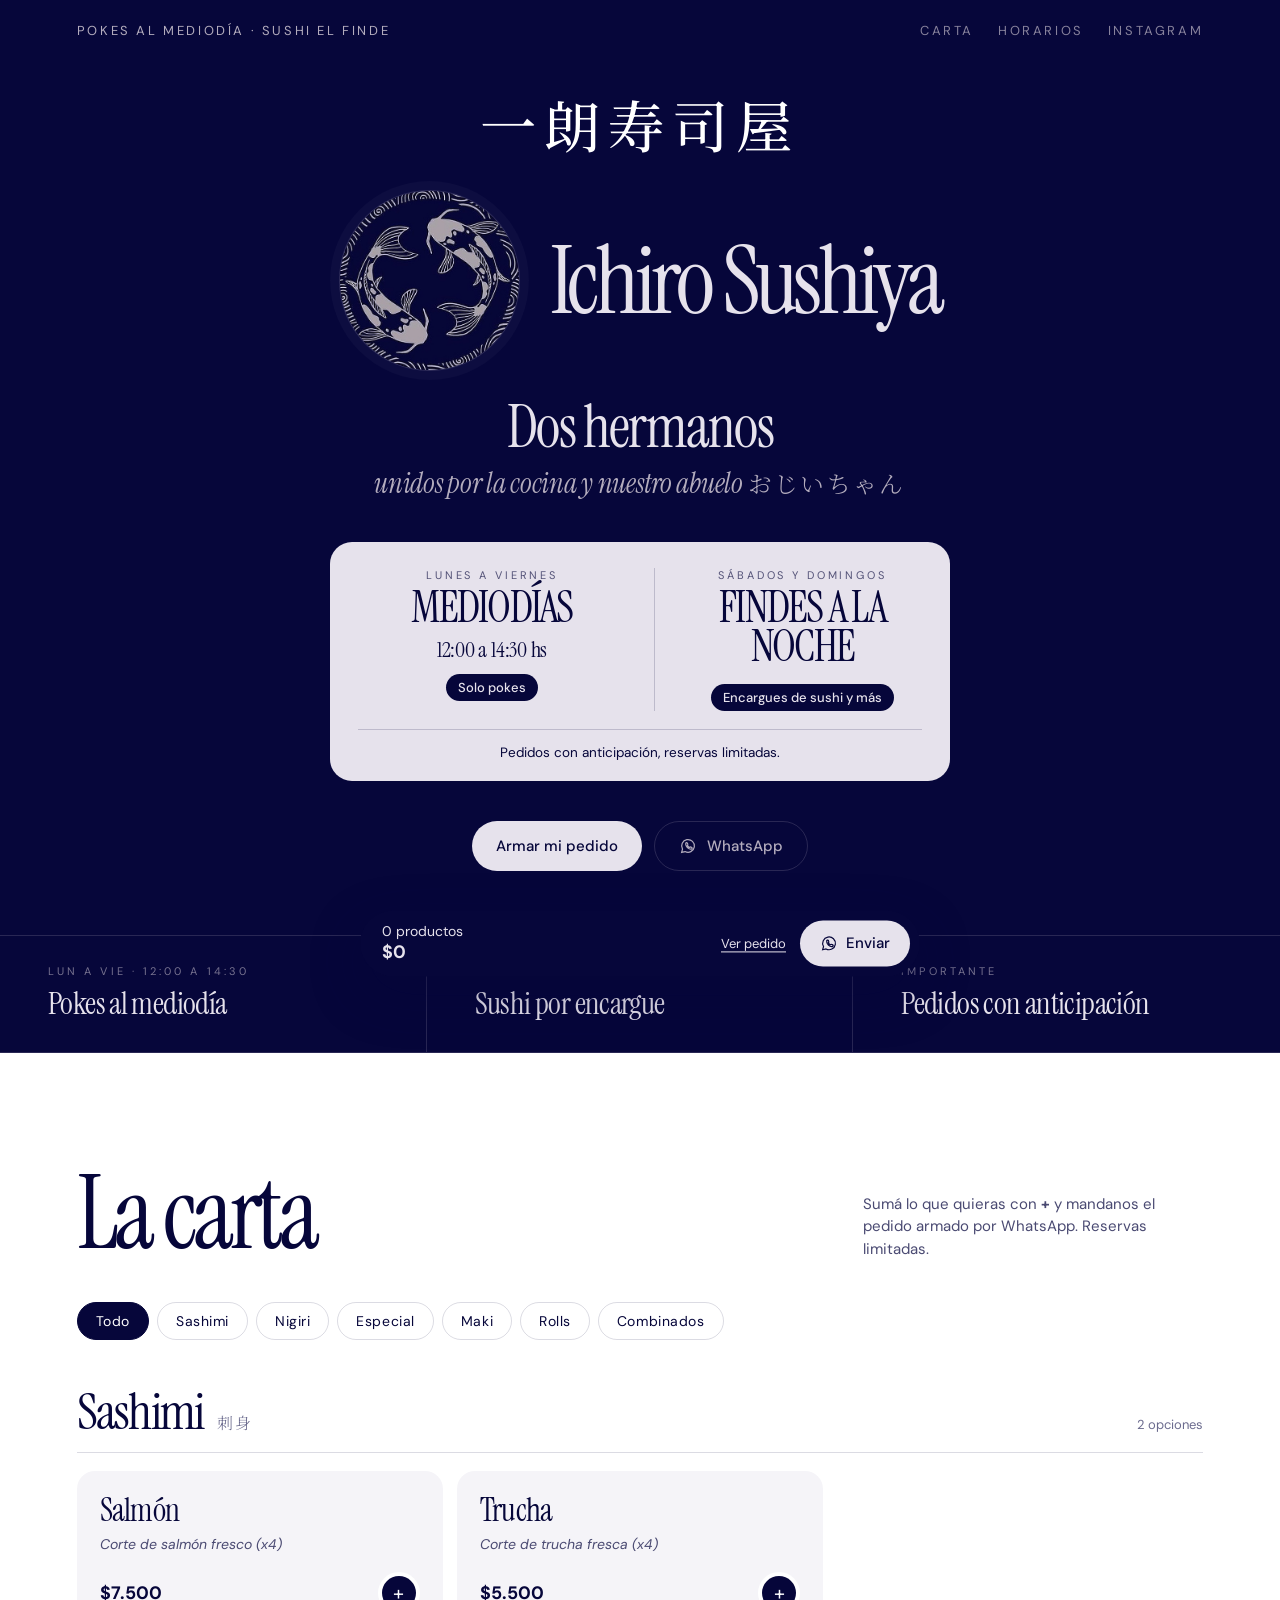
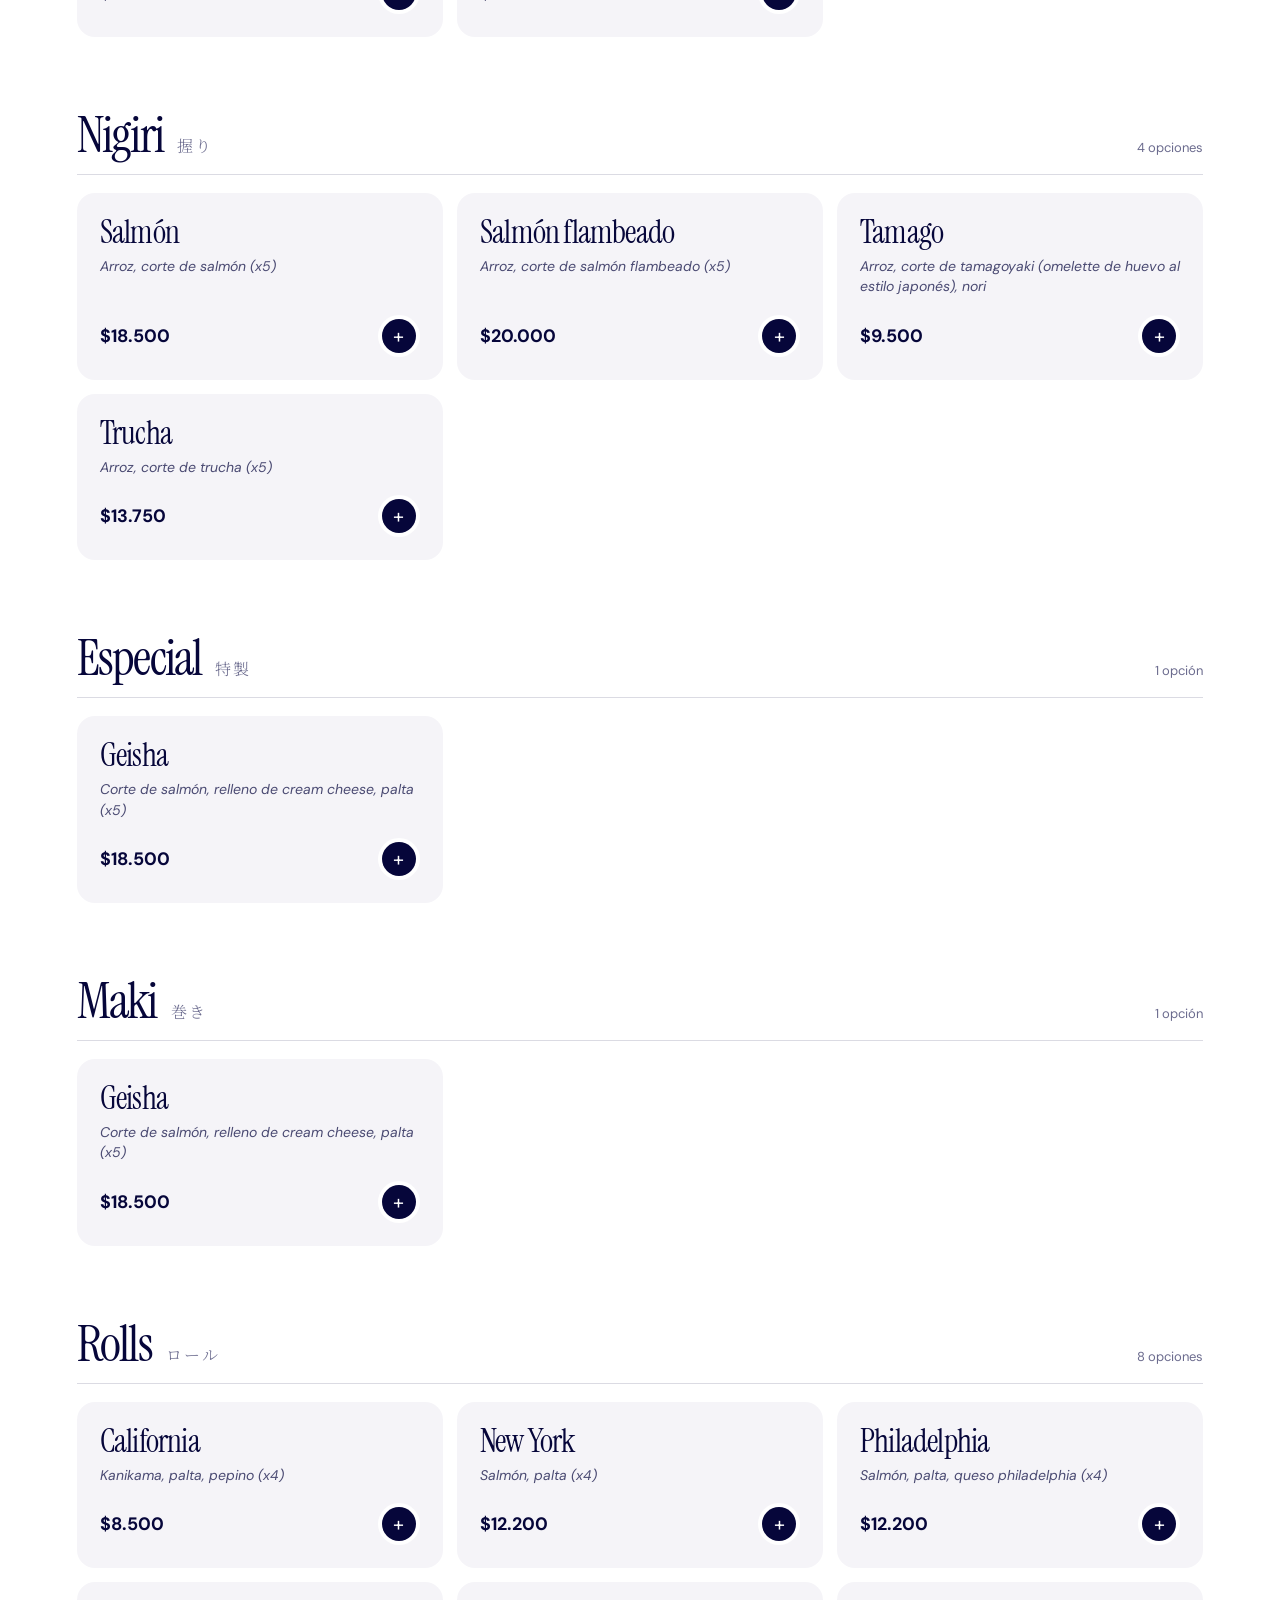
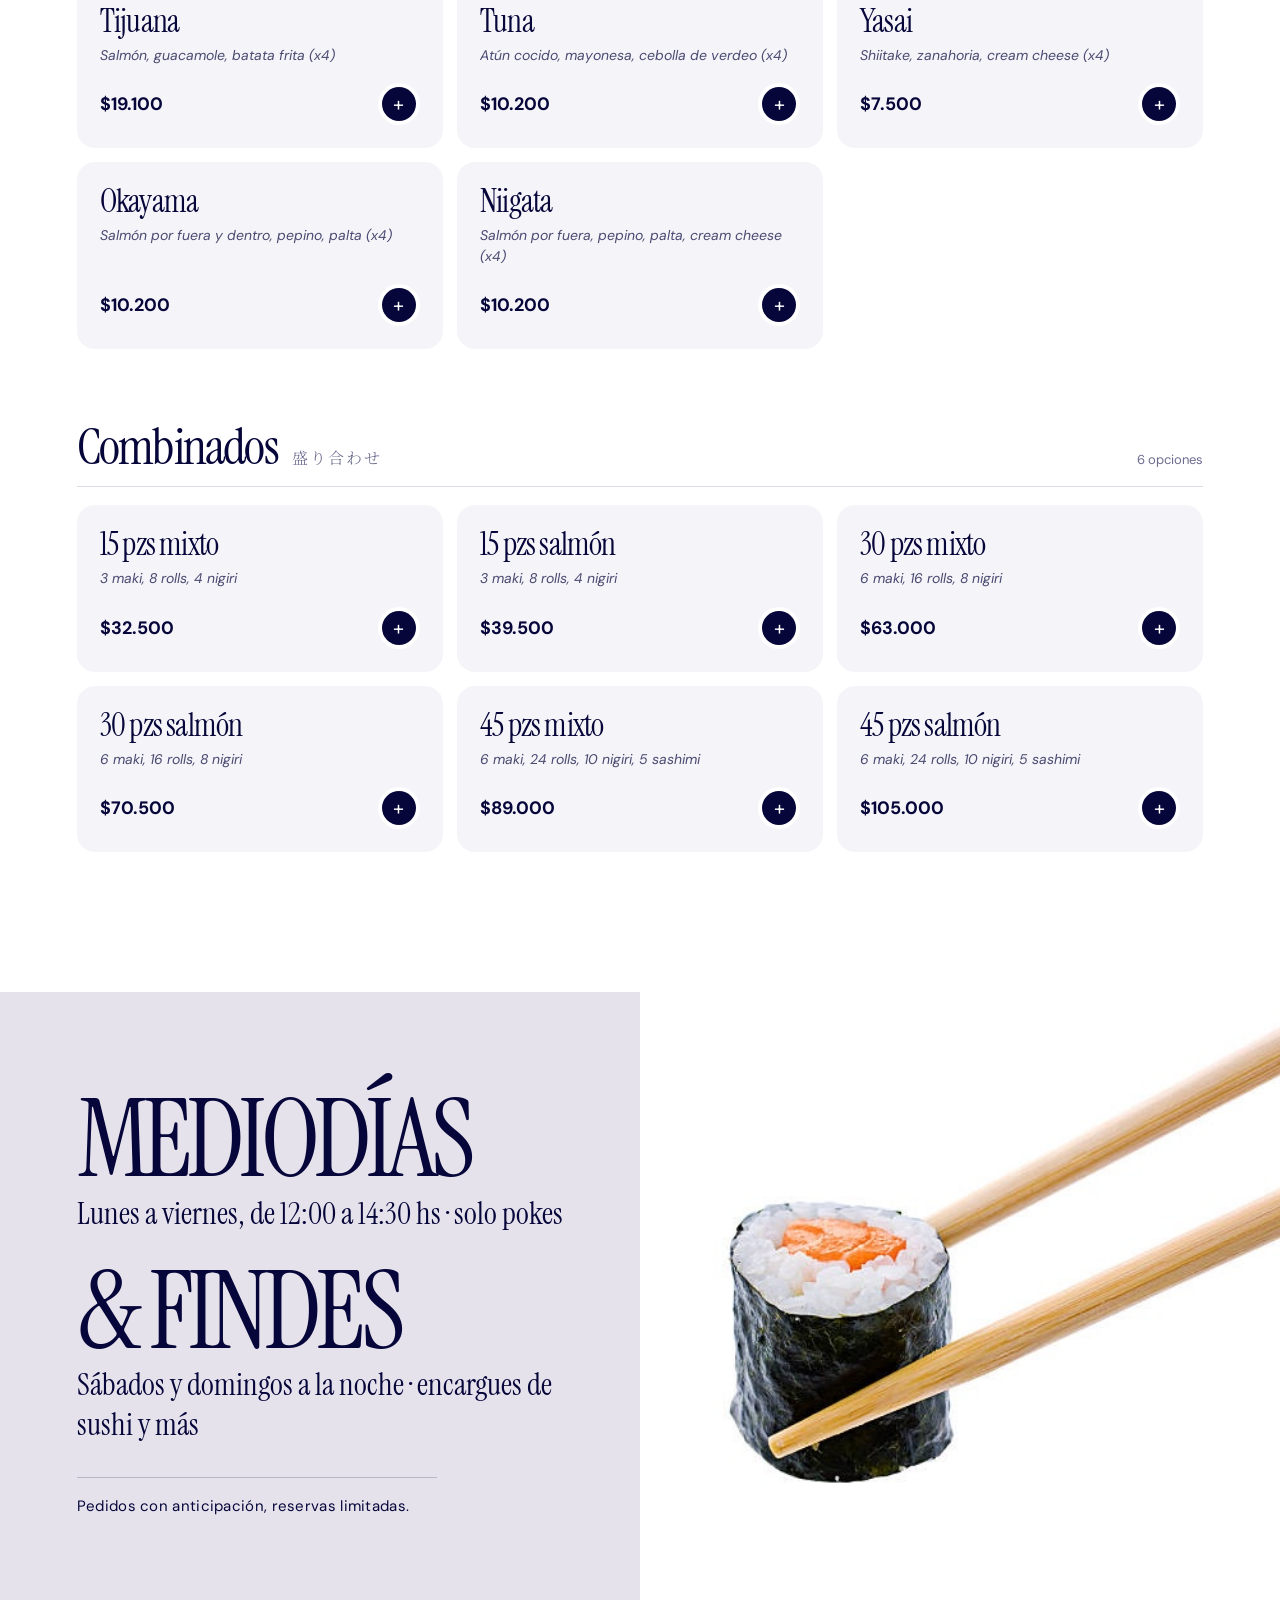
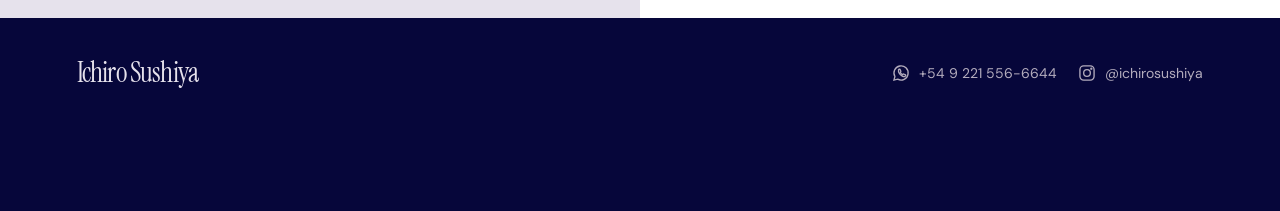
<file: index.html>
<!doctype html>
<html lang="es">
<head>
<meta charset="utf-8">
<meta name="viewport" content="width=device-width, initial-scale=1">
<title>Ichiro Sushiya</title>
<meta name="description" content="Ichiro Sushiya — armá tu pedido y mandalo por WhatsApp. Delivery sábados y domingos.">
<link rel="preconnect" href="https://fonts.googleapis.com">
<link rel="preconnect" href="https://fonts.gstatic.com" crossorigin>
<!-- Fuentes provisorias: se reemplazan cuando lleguen las del Canva -->
<link href="https://fonts.googleapis.com/css2?family=Instrument+Serif:ital@0;1&family=DM+Sans:ital,wght@0,400;0,500;0,700;1,400&family=Noto+Serif+JP:wght@300;500&display=swap" rel="stylesheet">
<style>
  :root {
    --navy: #06063a;
    --navy-2: #0e0e4c;
    --navy-3: #17175e;
    --lila: #b3acbd;
    --lila-claro: #e6e2ec;
    --salmon: #f07a3e;
    --linea: rgba(179, 172, 189, .2);
    --font-display: "Instrument Serif", Georgia, serif;
    --font-body: "DM Sans", system-ui, sans-serif;
    --font-jp: "Noto Serif JP", serif;
  }
  * { box-sizing: border-box; margin: 0; padding: 0; }
  html { scroll-behavior: smooth; }
  body { background: var(--navy); color: var(--lila); font-family: var(--font-body); -webkit-font-smoothing: antialiased; overflow-x: hidden; }
  a { color: inherit; }
  button { font: inherit; color: inherit; background: none; border: 0; cursor: pointer; }

  /* ---------- Hero ---------- */
  .hero { position: relative; min-height: 100svh; display: flex; flex-direction: column; align-items: center; justify-content: center; text-align: center; padding: 96px clamp(16px, 6vw, 96px) 64px; overflow: hidden; }
  .top { position: absolute; inset: 0 0 auto 0; display: flex; justify-content: space-between; align-items: center; padding: 22px clamp(16px, 6vw, 96px); z-index: 2; font-size: 13px; letter-spacing: .2em; text-transform: uppercase; }
  .top a { text-decoration: none; opacity: .75; }
  .top a:hover { opacity: 1; }
  .top nav { display: flex; gap: 24px; }
  .hero-texto { position: relative; z-index: 1; max-width: 900px; display: flex; flex-direction: column; align-items: center; }
  .marca-fila { display: flex; align-items: center; justify-content: center; gap: clamp(16px, 2.4vw, 36px); }
  .hero-texto .koi { flex: none; width: clamp(84px, 14vw, 210px); aspect-ratio: 1; border-radius: 50%; background: url(assets/img/koi.jpg) center/cover; animation: girar 50s linear infinite; box-shadow: 0 0 0 1px var(--linea), 0 0 0 10px rgba(179,172,189,.04); }
  @keyframes girar { to { transform: rotate(360deg); } }
  .hero h1 { font-family: var(--font-display); font-weight: 400; font-size: clamp(38px, 7.4vw, 124px); line-height: .9; letter-spacing: -.05em; color: var(--lila-claro); white-space: nowrap; }
  .hero .lema { margin-top: 28px; }
  .hero .lema strong { display: block; font-family: var(--font-display); font-weight: 400; font-size: clamp(36px, 4.6vw, 64px); line-height: 1; letter-spacing: -.03em; color: var(--lila-claro); }
  .hero .lema > span { display: block; font-family: var(--font-display); font-style: italic; font-size: clamp(20px, 2.2vw, 28px); margin-top: 8px; letter-spacing: -.01em; }
  .hero .lema [lang="ja"] { font-family: var(--font-jp); font-style: normal; font-weight: 300; font-size: .85em; letter-spacing: .1em; white-space: nowrap; }
  .hero .acciones { display: flex; flex-wrap: wrap; justify-content: center; gap: 12px; margin-top: 40px; }
  .btn { display: inline-flex; align-items: center; gap: 10px; padding: 14px 24px; border-radius: 999px; font-weight: 500; font-size: 15px; text-decoration: none; transition: transform .15s, background .2s; }
  .btn:active { transform: scale(.97); }
  .btn-1 { background: var(--lila-claro); color: var(--navy); }
  .btn-1:hover { background: #fff; }
  .btn-2 { border: 1px solid var(--linea); }
  .btn-2:hover { background: var(--navy-2); }
  .btn svg { width: 18px; height: 18px; }
  .kanji { position: relative; z-index: 1; order: -1; font-family: var(--font-jp); font-weight: 500; font-size: clamp(34px, 4.4vw, 60px); letter-spacing: .14em; line-height: 1; color: #fff; margin-bottom: clamp(24px, 3vw, 40px); }

  /* Cuadro de horarios (misma estética que la sección de abajo) */
  .horarios { margin-top: 40px; width: 100%; max-width: 620px; text-align: center; background: var(--lila-claro); color: var(--navy); border-radius: 22px; padding: 26px 28px 20px; display: grid; grid-template-columns: 1fr 1fr; gap: 0 28px; }
  .horarios .turno + .turno { border-left: 1px solid rgba(6,6,58,.18); padding-left: 28px; }
  .horarios small { display: block; font-size: 11px; letter-spacing: .26em; text-transform: uppercase; opacity: .65; }
  .horarios h3 { font-family: var(--font-display); font-weight: 400; font-size: clamp(32px, 3.4vw, 46px); line-height: .9; letter-spacing: -.04em; text-transform: uppercase; margin: 6px 0 8px; }
  .horarios .h { font-family: var(--font-display); font-size: 22px; letter-spacing: -.01em; }
  .horarios .que { display: inline-block; margin-top: 10px; font-size: 13px; font-weight: 500; padding: 5px 12px; border-radius: 999px; background: var(--navy); color: var(--lila-claro); }
  .horarios .aviso { grid-column: 1 / -1; margin-top: 18px; padding-top: 14px; border-top: 1px solid rgba(6,6,58,.18); font-size: 13.5px; }

  /* ---------- Info strip ---------- */
  .strip { display: grid; grid-template-columns: repeat(3, 1fr); border-block: 1px solid var(--linea); }
  .strip div { padding: 28px clamp(16px, 4vw, 48px); border-right: 1px solid var(--linea); }
  .strip div:last-child { border-right: 0; }
  .strip small { display: block; font-size: 11px; letter-spacing: .28em; text-transform: uppercase; opacity: .65; margin-bottom: 6px; }
  .strip b { font-family: var(--font-display); font-weight: 400; font-size: clamp(24px, 2.4vw, 32px); color: var(--lila-claro); letter-spacing: -.02em; }

  /* ---------- Carta con pedido ---------- */
  /* Fondo blanco para que la carta resalte */
  .carta { background: #fff; color: var(--navy); padding: clamp(64px, 9vw, 120px) clamp(16px, 6vw, 96px) 140px; --linea-c: rgba(6, 6, 58, .14); }
  .carta-head { display: flex; flex-wrap: wrap; align-items: end; justify-content: space-between; gap: 16px; margin-bottom: 28px; }
  .carta-head h2 { font-family: var(--font-display); font-weight: 400; font-size: clamp(52px, 8vw, 110px); line-height: .9; letter-spacing: -.045em; }
  .carta-head p { max-width: 340px; font-size: 15px; line-height: 1.5; color: #4a4a72; }
  .tabs { position: sticky; top: 0; z-index: 5; display: flex; gap: 8px; overflow-x: auto; padding: 14px 0; margin-bottom: 16px; background: #fff; scrollbar-width: none; }
  .tabs::-webkit-scrollbar { display: none; }
  .tabs button { flex: none; padding: 9px 18px; border-radius: 999px; border: 1px solid var(--linea-c); font-size: 14px; letter-spacing: .04em; transition: background .2s, color .2s; }
  .tabs button:hover { border-color: var(--navy); }
  .tabs button[aria-pressed="true"] { background: var(--navy); color: #fff; border-color: var(--navy); }
  .grupo { scroll-margin-top: 80px; }
  .grupo + .grupo { margin-top: 56px; }
  .subtitulo { display: flex; align-items: baseline; gap: 14px; padding: 16px 0 14px; margin-bottom: 18px; border-bottom: 1px solid var(--linea-c); }
  .subtitulo h3 { font-family: var(--font-display); font-weight: 400; font-size: clamp(36px, 4vw, 52px); line-height: 1; letter-spacing: -.035em; }
  .subtitulo span { font-family: var(--font-jp); font-weight: 300; font-size: 16px; letter-spacing: .12em; color: #6b6b8e; }
  .subtitulo small { margin-left: auto; font-size: 13px; color: #6b6b8e; }
  .grid { display: grid; grid-template-columns: repeat(auto-fill, minmax(280px, 1fr)); gap: 14px; }
  .card { display: flex; flex-direction: column; gap: 8px; padding: 22px; border-radius: 18px; background: #f5f4f8; border: 1px solid transparent; transition: border-color .2s; }
  .card:hover { border-color: var(--linea-c); }
  .card h4 { font-family: var(--font-display); font-weight: 400; font-size: 32px; line-height: 1; letter-spacing: -.025em; }
  .card p { font-size: 14px; line-height: 1.45; font-style: italic; flex: 1; color: #4a4a72; }
  .card .pie { display: flex; align-items: center; justify-content: space-between; margin-top: 10px; }
  .card .precio { font-weight: 700; font-size: 18px; font-variant-numeric: tabular-nums; }
  .qty { display: flex; align-items: center; gap: 4px; background: #fff; border-radius: 999px; padding: 4px; }
  .qty button { width: 34px; height: 34px; border-radius: 50%; display: grid; place-items: center; font-size: 20px; line-height: 1; }
  .qty button:hover { background: rgba(6,6,58,.06); }
  .qty .mas { background: var(--navy); color: #fff; }
  .qty .mas:hover { background: var(--navy-3); }
  .qty span { min-width: 20px; text-align: center; font-weight: 700; font-variant-numeric: tabular-nums; }
  .qty:not(.activa) .menos, .qty:not(.activa) span { display: none; }

  /* ---------- Barra de pedido ---------- */
  .pedido { position: fixed; left: 50%; bottom: 16px; z-index: 30; width: min(calc(100% - 32px), 560px); transform: translate(-50%, 140%); transition: transform .35s cubic-bezier(.2,.8,.2,1); }
  .pedido.visible { transform: translate(-50%, 0); }
  .pedido-barra { display: flex; align-items: center; gap: 14px; padding: 10px 10px 10px 22px; border-radius: 999px; background: var(--navy); color: var(--lila-claro); box-shadow: 0 18px 50px rgba(6,6,58,.35); }
  .pedido-barra .res { flex: 1; font-size: 14px; line-height: 1.25; }
  .pedido-barra .res b { display: block; font-size: 18px; font-variant-numeric: tabular-nums; }
  .pedido-barra .ver { font-size: 13px; text-decoration: underline; text-underline-offset: 3px; }
  .pedido-barra .enviar { display: inline-flex; align-items: center; gap: 8px; background: var(--lila-claro); color: var(--navy); padding: 13px 20px; border-radius: 999px; font-weight: 500; font-size: 15px; text-decoration: none; }
  .pedido-barra .enviar svg { width: 18px; height: 18px; }
  .detalle { display: none; margin-bottom: 10px; padding: 18px 22px; border-radius: 22px; background: var(--navy); color: var(--lila-claro); box-shadow: 0 18px 50px rgba(6,6,58,.35); max-height: 50vh; overflow: auto; }
  .pedido.abierto .detalle { display: block; }
  .detalle li { display: flex; justify-content: space-between; gap: 12px; padding: 8px 0; border-bottom: 1px solid var(--linea); font-size: 15px; list-style: none; }
  .detalle li:last-child { border-bottom: 0; }
  .detalle .vaciar { margin-top: 10px; font-size: 13px; text-decoration: underline; opacity: .7; }

  /* ---------- Delivery ---------- */
  .delivery { display: grid; grid-template-columns: 1fr 1fr; align-items: stretch; background: var(--lila-claro); color: var(--navy); }
  .delivery .txt { padding: clamp(56px, 8vw, 110px) clamp(16px, 6vw, 96px); }
  .delivery h2 { font-family: var(--font-display); font-weight: 400; font-size: clamp(56px, 8.5vw, 124px); line-height: .84; letter-spacing: -.045em; text-transform: uppercase; }
  .delivery .h { font-family: var(--font-display); font-size: clamp(22px, 2.4vw, 32px); margin: 8px 0 32px; }
  .delivery .aviso { font-size: 15px; letter-spacing: .02em; border-top: 1px solid rgba(6,6,58,.2); padding-top: 18px; max-width: 360px; }
  .delivery .foto { background: #fff url(assets/img/maki.jpg) center/cover no-repeat; min-height: 380px; }

  footer { display: flex; flex-wrap: wrap; gap: 20px; justify-content: space-between; align-items: center; padding: 36px clamp(16px, 6vw, 96px) 120px; font-size: 14px; }
  footer .redes { display: flex; gap: 20px; }
  footer .redes a { display: inline-flex; gap: 8px; align-items: center; text-decoration: none; }
  footer svg { width: 20px; height: 20px; }
  footer .marca { font-family: var(--font-display); font-size: 28px; letter-spacing: -.03em; color: var(--lila-claro); }

  @media (max-width: 820px) {
    .top nav { display: none; }
    .hero { padding-top: 88px; padding-bottom: 56px; }
    .horarios { grid-template-columns: 1fr; padding: 22px 20px 18px; }
    .horarios .turno + .turno { border-left: 0; padding-left: 0; border-top: 1px solid rgba(6,6,58,.18); margin-top: 18px; padding-top: 18px; }
    .strip { grid-template-columns: 1fr; }
    .strip div { border-right: 0; border-bottom: 1px solid var(--linea); }
    .strip div:last-child { border-bottom: 0; }
    .delivery { grid-template-columns: 1fr; }
    .pedido-barra .ver { display: none; }
  }
</style>
</head>
<body>

<svg width="0" height="0" style="position:absolute">
  <symbol id="i-wa" viewBox="0 0 24 24"><path fill="none" stroke="currentColor" stroke-width="1.6" d="M3.5 20.5l1.2-4.3A8.5 8.5 0 1 1 8 19.4zM9 8.2c.3-.6.6-.7 1-.7h.5c.2 0 .4.1.5.4l.8 1.8c.1.2 0 .5-.1.7l-.6.7c.6 1.2 1.6 2.2 2.8 2.8l.7-.6c.2-.2.5-.2.7-.1l1.8.8c.3.1.4.3.4.5v.5c0 .4-.1.7-.7 1-.6.3-1.6.5-3.3-.3a9 9 0 0 1-4-4c-.8-1.7-.6-2.7-.3-3.3z"/></symbol>
  <symbol id="i-ig" viewBox="0 0 24 24"><g fill="none" stroke="currentColor" stroke-width="1.6"><rect x="3.5" y="3.5" width="17" height="17" rx="4.5"/><circle cx="12" cy="12" r="4"/><circle cx="17.2" cy="6.8" r=".6" fill="currentColor"/></g></symbol>
</svg>

<header class="hero">
  <div class="top">
    <span>Pokes al mediodía · Sushi el finde</span>
    <nav><a href="#carta">Carta</a><a href="#delivery">Horarios</a><a class="js-ig" href="#" target="_blank" rel="noopener">Instagram</a></nav>
  </div>
  <div class="hero-texto">
    <div class="marca-fila">
      <div class="koi" role="img" aria-label="Logo de Ichiro Sushiya: dos peces koi"></div>
      <h1>Ichiro Sushiya</h1>
    </div>
    <p class="lema"><strong>Dos hermanos</strong><span>unidos por la cocina y nuestro abuelo <span lang="ja">おじいちゃん</span></span></p>
    <div class="horarios" aria-label="Horarios">
      <div class="turno">
        <small>Lunes a viernes</small>
        <h3>Mediodías</h3>
        <div class="h">12:00 a 14:30 hs</div>
        <span class="que">Solo pokes</span>
      </div>
      <div class="turno">
        <small>Sábados y domingos</small>
        <h3>Findes a la noche</h3>
        <span class="que">Encargues de sushi y más</span>
      </div>
      <p class="aviso">Pedidos con anticipación, reservas limitadas.</p>
    </div>
    <div class="acciones">
      <a class="btn btn-1" href="#carta">Armar mi pedido</a>
      <a class="btn btn-2 js-wa" href="#" target="_blank" rel="noopener"><svg><use href="#i-wa"/></svg>WhatsApp</a>
    </div>
  </div>
  <div class="kanji" lang="ja" aria-hidden="true">一朗寿司屋</div>
</header>

<div class="strip">
  <div><small>Lun a vie · 12:00 a 14:30</small><b>Pokes al mediodía</b></div>
  <div><small>Sáb y dom · noche</small><b>Sushi por encargue</b></div>
  <div><small>Importante</small><b>Pedidos con anticipación</b></div>
</div>

<section class="carta" id="carta">
  <div class="carta-head">
    <h2>La carta</h2>
    <p>Sumá lo que quieras con <b>+</b> y mandanos el pedido armado por WhatsApp. Reservas limitadas.</p>
  </div>
  <div class="tabs" id="tabs" role="toolbar" aria-label="Categorías"></div>
  <div id="grid"></div>
</section>

<section class="delivery" id="delivery">
  <div class="txt">
    <h2>Mediodías</h2>
    <div class="h">Lunes a viernes, de 12:00 a 14:30 hs · solo pokes</div>
    <h2>&amp; findes</h2>
    <div class="h">Sábados y domingos a la noche · encargues de sushi y más</div>
    <p class="aviso">Pedidos con anticipación, reservas limitadas.</p>
  </div>
  <div class="foto" role="img" aria-label="Maki de salmón con palitos"></div>
</section>

<footer>
  <span class="marca">Ichiro Sushiya</span>
  <div class="redes">
    <a class="js-wa" href="#" target="_blank" rel="noopener"><svg><use href="#i-wa"/></svg><span class="js-wa-label"></span></a>
    <a class="js-ig" href="#" target="_blank" rel="noopener"><svg><use href="#i-ig"/></svg><span class="js-ig-label"></span></a>
  </div>
</footer>

<div class="pedido" id="pedido">
  <div class="detalle"><ul id="detalle-lista"></ul><button class="vaciar" id="vaciar">Vaciar pedido</button></div>
  <div class="pedido-barra">
    <div class="res"><span id="res-cant"></span><b id="res-total"></b></div>
    <button class="ver" id="ver">Ver pedido</button>
    <a class="enviar" id="enviar" href="#" target="_blank" rel="noopener"><svg><use href="#i-wa"/></svg>Enviar</a>
  </div>
</div>

<script src="assets/menu.js"></script>
<script>
  const D = window.ICHIRO;
  const waBase = "https://wa.me/" + D.whatsapp + "?text=";
  document.querySelectorAll(".js-wa").forEach(a => a.href = waBase + encodeURIComponent("¡Hola Ichiro Sushiya! Quiero hacer un pedido."));
  document.querySelectorAll(".js-ig").forEach(a => a.href = "https://instagram.com/" + D.instagram);
  document.querySelectorAll(".js-wa-label").forEach(s => s.textContent = D.whatsappLabel);
  document.querySelectorAll(".js-ig-label").forEach(s => s.textContent = "@" + D.instagram);

  const esc = s => s.replace(/[&<>"]/g, c => ({ "&": "&amp;", "<": "&lt;", ">": "&gt;", '"': "&quot;" }[c]));
  const items = D.categorias.flatMap(c => c.items.map((it, i) => ({ ...it, id: c.id + "-" + i, cat: c.nombre, catId: c.id })));
  const carrito = {};
  let filtro = "todo";

  // Tabs
  const tabs = document.getElementById("tabs");
  tabs.innerHTML = [{ id: "todo", nombre: "Todo" }, ...D.categorias]
    .map(c => `<button data-cat="${c.id}" aria-pressed="${c.id === filtro}">${esc(c.nombre)}</button>`).join("");
  tabs.addEventListener("click", e => {
    const b = e.target.closest("button"); if (!b) return;
    filtro = b.dataset.cat;
    tabs.querySelectorAll("button").forEach(x => x.setAttribute("aria-pressed", x === b));
    pintar();
  });

  // Tarjetas
  const grid = document.getElementById("grid");
  // Se agrupa por sección: con "Todo" se ven todas con su subtítulo, con un filtro solo esa.
  function pintar() {
    grid.innerHTML = D.categorias.filter(c => filtro === "todo" || c.id === filtro).map(c => `
      <div class="grupo" id="sec-${c.id}">
        <div class="subtitulo"><h3>${esc(c.nombre)}</h3><span lang="ja">${c.jp}</span><small>${c.items.length} ${c.items.length === 1 ? "opción" : "opciones"}</small></div>
        <div class="grid">${items.filter(it => it.catId === c.id).map(tarjeta).join("")}</div>
      </div>`).join("");
  }
  function tarjeta(it) {
      const q = carrito[it.id] || 0;
      return `<article class="card">
        <h4>${esc(it.n)}</h4>
        <p>${esc(it.d)}</p>
        <div class="pie">
          <span class="precio">${precio(it.p)}</span>
          <div class="qty ${q ? "activa" : ""}" data-id="${it.id}">
            <button class="menos" aria-label="Quitar ${esc(it.n)}">−</button>
            <span>${q}</span>
            <button class="mas" aria-label="Agregar ${esc(it.n)}">+</button>
          </div>
        </div>
      </article>`;
  }
  grid.addEventListener("click", e => {
    const b = e.target.closest("button"); if (!b) return;
    const id = b.parentElement.dataset.id;
    carrito[id] = Math.max(0, (carrito[id] || 0) + (b.classList.contains("mas") ? 1 : -1));
    if (!carrito[id]) delete carrito[id];
    pintar(); actualizar();
  });

  // Pedido
  const pedido = document.getElementById("pedido");
  function actualizar() {
    const sel = items.filter(it => carrito[it.id]);
    const cant = sel.reduce((s, it) => s + carrito[it.id], 0);
    const total = sel.reduce((s, it) => s + carrito[it.id] * it.p, 0);
    pedido.classList.toggle("visible", cant > 0);
    if (!cant) pedido.classList.remove("abierto");
    document.getElementById("res-cant").textContent = cant + (cant === 1 ? " producto" : " productos");
    document.getElementById("res-total").textContent = precio(total);
    document.getElementById("detalle-lista").innerHTML = sel.map(it =>
      `<li><span>${carrito[it.id]} × ${esc(it.cat)} ${esc(it.n)}</span><b>${precio(carrito[it.id] * it.p)}</b></li>`).join("");
    const msg = "¡Hola Ichiro Sushiya! Quiero hacer este pedido:\n\n" +
      sel.map(it => `• ${carrito[it.id]} × ${it.cat} ${it.n} — ${precio(carrito[it.id] * it.p)}`).join("\n") +
      `\n\nTotal: ${precio(total)}\n\nDía y horario: `;
    document.getElementById("enviar").href = waBase + encodeURIComponent(msg);
  }
  document.getElementById("ver").onclick = () => pedido.classList.toggle("abierto");
  document.getElementById("vaciar").onclick = () => { for (const k in carrito) delete carrito[k]; pintar(); actualizar(); };

  pintar(); actualizar();
</script>
</body>
</html>
</file>
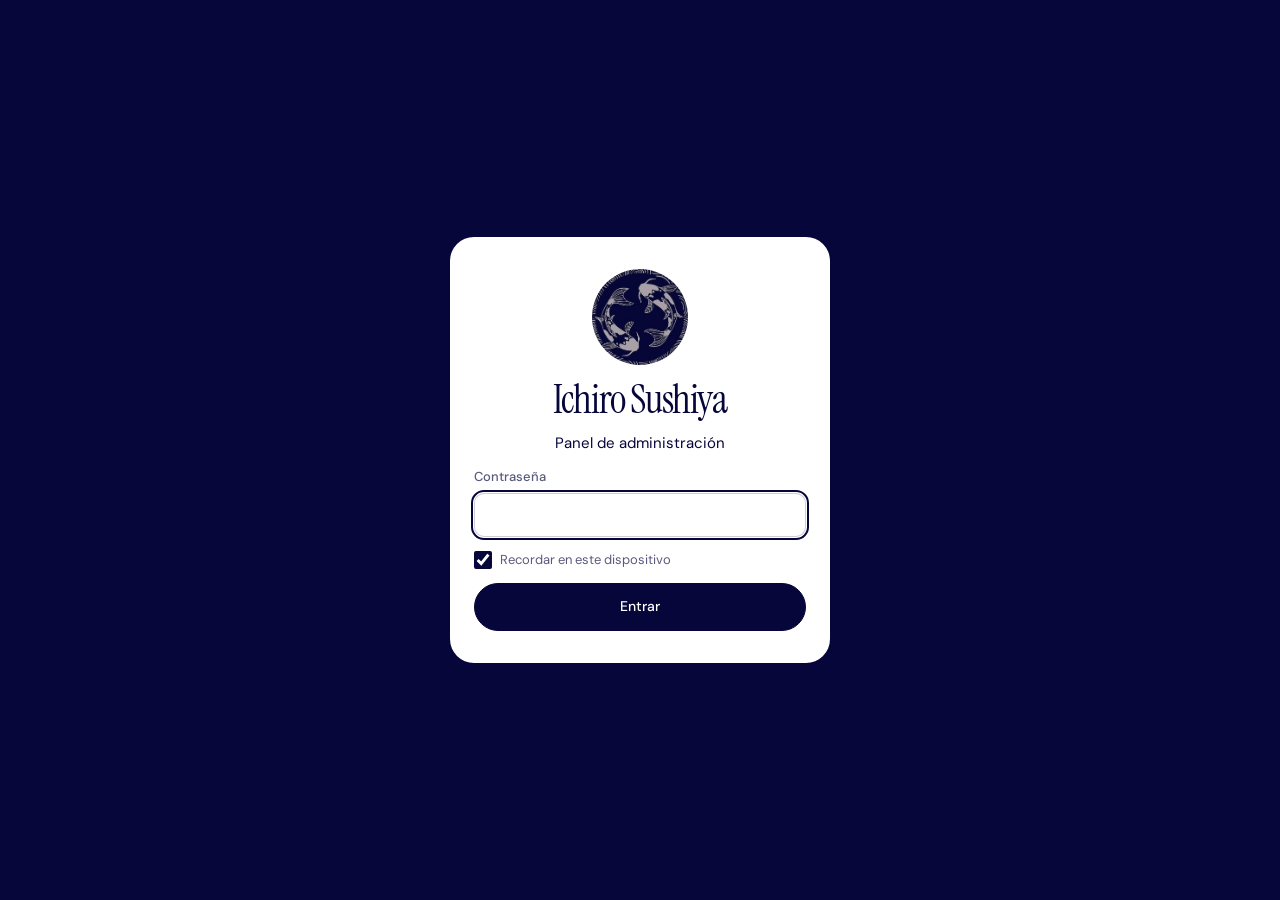
<file: public/admin/index.html>
<!doctype html>
<html lang="es">
<head>
<meta charset="utf-8">
<meta name="viewport" content="width=device-width, initial-scale=1, viewport-fit=cover">
<meta name="robots" content="noindex, nofollow">
<meta name="theme-color" content="#06063a">
<title>Panel · Ichiro Sushiya</title>
<link rel="icon" href="/favicon.ico?v=2" sizes="48x48">
<link rel="icon" href="/favicon-32.png?v=2" sizes="32x32" type="image/png">
<link rel="icon" href="/icon-192.png?v=2" sizes="192x192" type="image/png">
<link rel="apple-touch-icon" href="/apple-touch-icon.png?v=2">
<meta property="og:title" content="Panel · Ichiro Sushiya">
<meta property="og:description" content="Panel de administración de Ichiro Sushiya.">
<meta property="og:image" content="https://ichirosushiya.com.ar/icon-512.png">
<link rel="preconnect" href="https://fonts.googleapis.com">
<link rel="preconnect" href="https://fonts.gstatic.com" crossorigin>
<link href="https://fonts.googleapis.com/css2?family=Instrument+Serif&family=DM+Sans:wght@400;500;700&display=swap" rel="stylesheet">
<link rel="stylesheet" href="admin.css">
</head>
<body>

<!-- Entrar -->
<main class="login" id="login">
  <form id="login-form">
    <div class="koi" aria-hidden="true"></div>
    <h1>Ichiro Sushiya</h1>
    <p>Panel de administración</p>
    <label>Contraseña<input type="password" id="login-clave" autocomplete="current-password" required autofocus></label>
    <label class="check"><input type="checkbox" id="login-recordar" checked> Recordar en este dispositivo</label>
    <p class="error" id="login-error" hidden></p>
    <button class="btn primario" type="submit">Entrar</button>
  </form>
</main>

<!-- Panel -->
<div class="app" id="app" hidden>
  <header class="barra">
    <div class="marca"><span class="koi chico" aria-hidden="true"></span><b>Ichiro</b> <span>Panel</span></div>
    <nav class="tabs" id="tabs" aria-label="Secciones">
      <button data-tab="pedidos" aria-current="page">Pedidos <span class="badge" id="badge" hidden></span></button>
      <button data-tab="dia">Stock del día</button>
      <button data-tab="carta">Carta</button>
      <button data-tab="metricas">Métricas</button>
      <button data-tab="ajustes">Ajustes</button>
    </nav>
    <button class="salir" id="salir">Salir</button>
  </header>

  <!-- Interruptores de pedidos, siempre a mano -->
  <div class="interruptores" id="interruptores"></div>

  <section class="vista" id="v-pedidos">
    <div class="filtros" id="filtros">
      <button data-f="activos" aria-pressed="true">Activos</button>
      <button data-f="pendiente" aria-pressed="false">Pendientes</button>
      <button data-f="confirmado" aria-pressed="false">Confirmados</button>
      <button data-f="cerrados" aria-pressed="false">Entregados y cancelados</button>
    </div>
    <div id="pedidos-lista" class="pedidos"></div>
  </section>

  <section class="vista" id="v-dia" hidden>
    <div class="dias" id="dia-fechas"></div>
    <div class="panel-caja">
      <div class="caja-head">
        <div><h2 id="dia-titulo"></h2><p class="sub" id="dia-sub"></p></div>
        <div class="copiar"><select id="dia-copiar-desde" aria-label="Copiar desde"></select><button class="btn" id="dia-copiar">Copiar</button></div>
      </div>
      <div id="dia-lista"></div>
      <div class="acciones-pie"><button class="btn primario" id="dia-guardar">Guardar el día</button></div>
    </div>
  </section>

  <section class="vista" id="v-carta" hidden>
    <div class="caja-head">
      <p class="sub">Tocá el precio para cambiarlo. Lo que está desactivado no aparece en la web.</p>
      <button class="btn primario" id="nueva-categoria">+ Categoría</button>
    </div>
    <div id="carta-lista"></div>
  </section>

  <section class="vista" id="v-metricas" hidden>
    <div class="filtros periodo" id="periodo">
      <button data-p="semana" aria-pressed="true">Esta semana</button>
      <button data-p="7" aria-pressed="false">Últimos 7 días</button>
      <button data-p="30" aria-pressed="false">Últimos 30 días</button>
      <button data-p="mes" aria-pressed="false">Este mes</button>
      <button data-p="mes-pasado" aria-pressed="false">Mes pasado</button>
      <span class="rango"><input type="date" id="m-desde" aria-label="Desde"> a <input type="date" id="m-hasta" aria-label="Hasta"></span>
    </div>
    <p class="sub m-nota">Cuentan los pedidos confirmados y entregados, por el día de entrega.</p>
    <div id="m-contenido"></div>
  </section>

  <section class="vista" id="v-ajustes" hidden>
    <form id="ajustes-form" class="ajustes"></form>
  </section>
</div>

<!-- Editar producto o categoría -->
<dialog class="dlg" id="dlg">
  <form id="dlg-form" method="dialog">
    <h2 id="dlg-titulo"></h2>
    <div id="dlg-campos"></div>
    <p class="error" id="dlg-error" hidden></p>
    <div class="dlg-pie">
      <button type="button" class="btn peligro" id="dlg-borrar">Borrar</button>
      <span></span>
      <button type="button" class="btn" id="dlg-cancelar">Cancelar</button>
      <button type="submit" class="btn primario">Guardar</button>
    </div>
  </form>
</dialog>

<div class="toast" id="toast" role="status" hidden></div>
<div class="tip" id="tip" role="tooltip" hidden></div>
<script src="admin.js"></script>
</body>
</html>
</file>
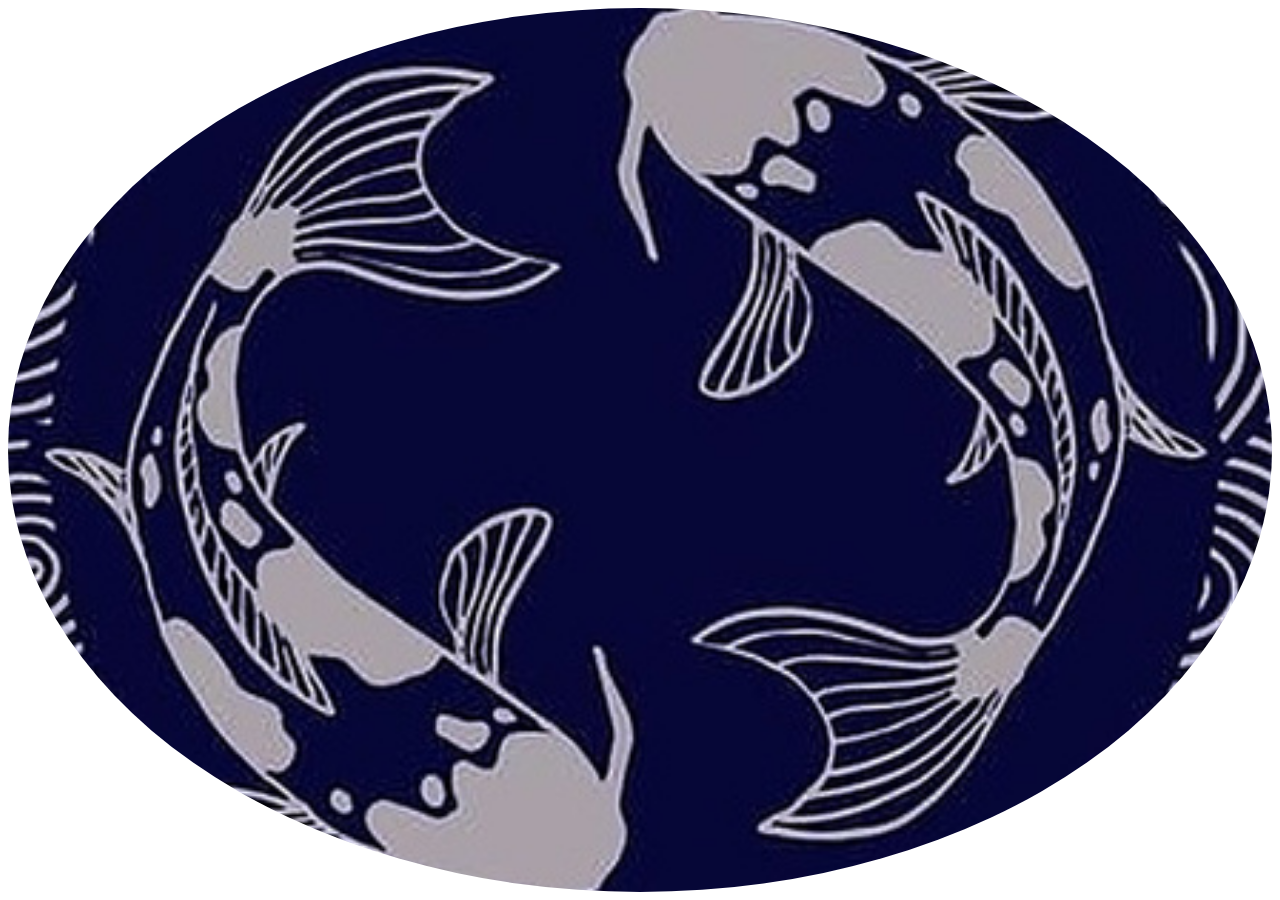
<file: diseno/icono.html>
<!doctype html>
<!-- Ícono (favicon): el koi en círculo. Se exporta con diseno/exportar.sh -->
<html><head><meta charset="utf-8"><style>
  html, body { margin: 0; width: 512px; height: 512px; background: transparent; }
  body.fondo { background: #06063a; }
  .koi { position: absolute; inset: 8px; border-radius: 50%; background: url(../public/assets/img/koi.jpg) center/cover; }
  body.fondo .koi { inset: 40px; }
</style></head><body><div class="koi"></div>
<script>if (location.hash === "#fondo") document.body.className = "fondo";</script></body></html>
</file>
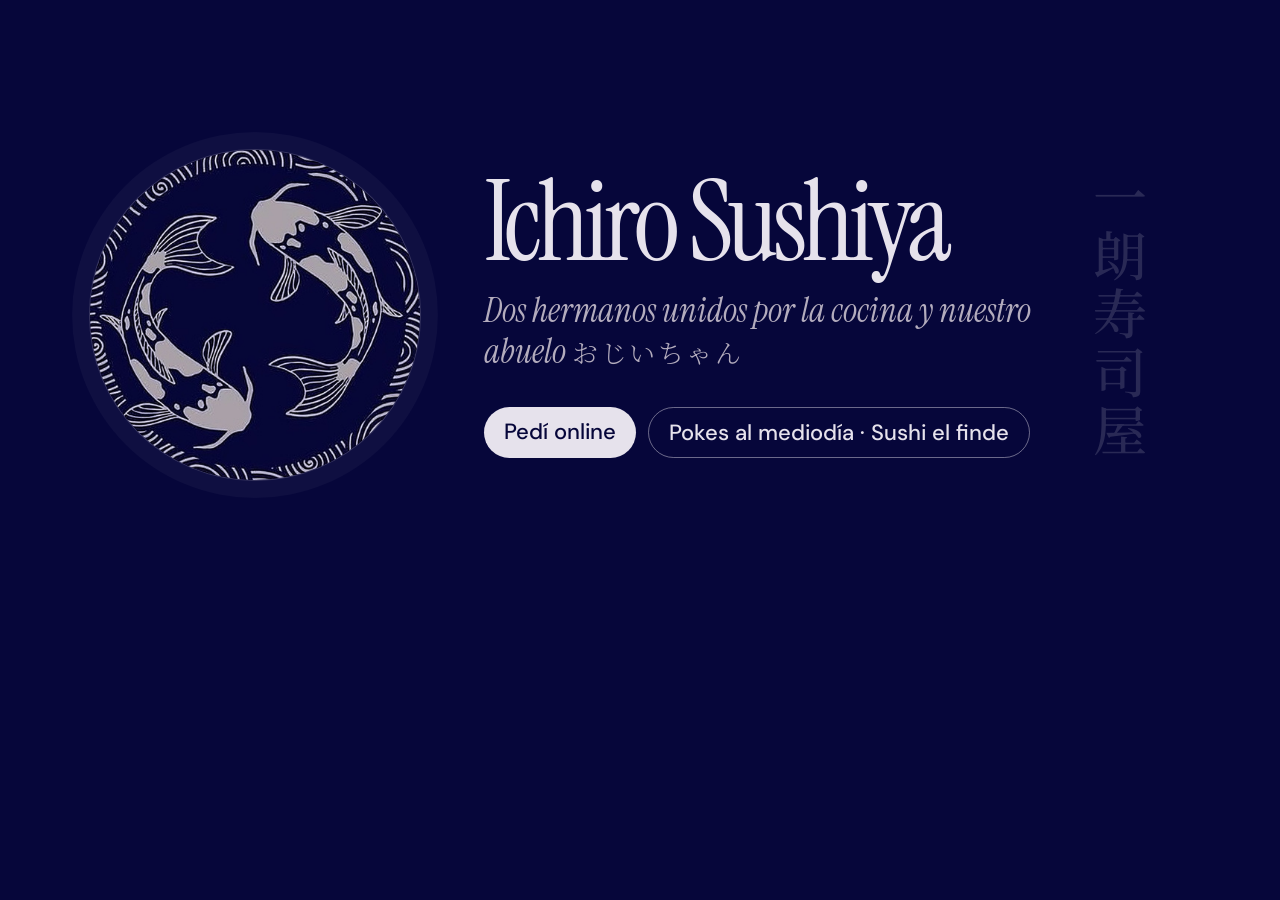
<file: diseno/og.html>
<!doctype html>
<!-- Imagen que aparece al compartir el link (1200 × 630). Se exporta con diseno/exportar.sh -->
<html lang="es"><head><meta charset="utf-8">
<link href="https://fonts.googleapis.com/css2?family=Instrument+Serif:ital@0;1&family=DM+Sans:wght@500&family=Noto+Serif+JP:wght@300;500&display=swap" rel="stylesheet">
<style>
  html, body { margin: 0; width: 1200px; height: 630px; overflow: hidden; }
  body { background: #06063a; color: #e6e2ec; display: flex; align-items: center; gap: 64px; padding: 0 90px; box-sizing: border-box; position: relative; font-family: "DM Sans", sans-serif; }
  .koi { flex: none; width: 330px; height: 330px; border-radius: 50%; background: url(../public/assets/img/koi.jpg) center/cover; box-shadow: 0 0 0 1px rgba(179,172,189,.25), 0 0 0 18px rgba(179,172,189,.05); }
  h1 { font: 400 112px/.9 "Instrument Serif", serif; letter-spacing: -.05em; margin: 0; white-space: nowrap; }
  .lema { font: italic 34px/1.2 "Instrument Serif", serif; color: #b3acbd; margin: 18px 0 34px; }
  .lema span { font: 300 26px "Noto Serif JP", serif; font-style: normal; letter-spacing: .1em; }
  .chips { display: flex; gap: 12px; }
  .chips b { font-weight: 500; font-size: 22px; padding: 10px 20px; border-radius: 999px; background: #e6e2ec; color: #06063a; }
  .chips b + b { background: transparent; color: #e6e2ec; border: 1.5px solid rgba(230,226,236,.45); }
  .kanji { position: absolute; right: 54px; top: 50%; transform: translateY(-50%); writing-mode: vertical-rl; font: 500 54px/1 "Noto Serif JP", serif; color: rgba(255,255,255,.14); letter-spacing: .08em; }
</style></head><body>
  <div class="koi"></div>
  <div>
    <h1>Ichiro Sushiya</h1>
    <p class="lema">Dos hermanos unidos por la cocina y nuestro abuelo <span>おじいちゃん</span></p>
    <div class="chips"><b>Pedí online</b><b>Pokes al mediodía · Sushi el finde</b></div>
  </div>
  <div class="kanji" lang="ja">一朗寿司屋</div>
</body></html>
</file>
<file: public/admin/admin.css>
:root {
  --navy: #06063a;
  --navy-2: #0e0e4c;
  --navy-3: #17175e;
  --lila: #b3acbd;
  --lila-claro: #e6e2ec;
  --salmon: #f07a3e;
  --fondo: #f5f4f8;
  --tarjeta: #ffffff;
  --texto: #06063a;
  --suave: #5a5a7e;
  --linea: rgba(6, 6, 58, .12);
  --ok: #1d7a46;
  --ok-fondo: #e3f4ea;
  --alerta: #9a4a12;
  --alerta-fondo: #fff1e6;
  --mal: #a3261c;
  --mal-fondo: #fdeceb;
  --font-display: "Instrument Serif", Georgia, serif;
  --font-body: "DM Sans", system-ui, sans-serif;
}
* { box-sizing: border-box; margin: 0; padding: 0; }
body { background: var(--fondo); color: var(--texto); font: 15px/1.4 var(--font-body); -webkit-font-smoothing: antialiased; }
button, input, select, textarea { font: inherit; color: inherit; }
button { cursor: pointer; background: none; border: 0; }
[hidden] { display: none !important; }
a { color: inherit; }

.btn { display: inline-flex; align-items: center; justify-content: center; gap: 8px; padding: 10px 16px; border-radius: 999px; border: 1px solid var(--linea); background: #fff; font-weight: 500; font-size: 14px; text-decoration: none; white-space: nowrap; }
.btn:hover { border-color: var(--navy); }
.btn.primario { background: var(--navy); color: #fff; border-color: var(--navy); }
.btn.primario:hover { background: var(--navy-3); }
.btn.wa { background: #1f9d55; color: #fff; border-color: #1f9d55; }
.btn.peligro { color: var(--mal); border-color: rgba(163, 38, 28, .3); }
.btn:disabled { opacity: .55; cursor: wait; }
.sub { color: var(--suave); font-size: 14px; }
.error { background: var(--mal-fondo); color: var(--mal); border-radius: 10px; padding: 10px 12px; font-size: 14px; }

input:not([type=checkbox]):not([type=radio]), select, textarea {
  width: 100%; padding: 10px 12px; border: 1px solid rgba(6, 6, 58, .2); border-radius: 10px; background: #fff; font-size: 16px;
}
input:focus, select:focus, textarea:focus { outline: 2px solid var(--navy); outline-offset: 1px; }
label { display: grid; gap: 6px; font-size: 13px; font-weight: 500; color: var(--suave); }
label.check { display: flex; align-items: center; gap: 8px; font-weight: 400; }
input[type=checkbox] { width: 18px; height: 18px; accent-color: var(--navy); }

.koi { width: 96px; height: 96px; border-radius: 50%; background: url(../assets/img/koi.jpg) center/cover; }
.koi.chico { width: 30px; height: 30px; display: inline-block; vertical-align: middle; }

/* ---------- Entrar ---------- */
.login { min-height: 100dvh; display: grid; place-items: center; background: var(--navy); padding: 16px; }
.login form { width: min(380px, 100%); background: #fff; border-radius: 24px; padding: 32px 24px; display: grid; gap: 14px; justify-items: center; text-align: center; }
.login h1 { font: 400 40px/1 var(--font-display); letter-spacing: -.035em; }
.login label { width: 100%; text-align: left; }
.login .btn { width: 100%; padding: 13px; }
.login .error { width: 100%; }

/* ---------- Barra ---------- */
.barra { position: sticky; top: 0; z-index: 10; display: flex; align-items: center; gap: 16px; padding: 10px clamp(12px, 3vw, 32px); background: var(--navy); color: var(--lila-claro); }
.marca { display: flex; align-items: center; gap: 8px; font-size: 15px; white-space: nowrap; }
.marca b { font: 400 24px var(--font-display); letter-spacing: -.02em; }
.marca span:last-child { opacity: .6; font-size: 13px; }
.tabs { display: flex; gap: 4px; flex: 1; overflow-x: auto; scrollbar-width: none; }
.tabs::-webkit-scrollbar { display: none; }
.tabs button { padding: 8px 14px; border-radius: 999px; font-size: 14px; white-space: nowrap; color: var(--lila); }
.tabs button[aria-current=page] { background: var(--lila-claro); color: var(--navy); font-weight: 500; }
.badge { display: inline-grid; place-items: center; min-width: 20px; height: 20px; padding: 0 6px; margin-left: 4px; border-radius: 999px; background: var(--salmon); color: #fff; font-size: 12px; font-weight: 700; }
.salir { color: var(--lila); font-size: 13px; text-decoration: underline; }

.interruptores { display: flex; flex-wrap: wrap; gap: 10px; padding: 14px clamp(12px, 3vw, 32px) 0; }
.switch { display: flex; align-items: center; gap: 12px; padding: 10px 14px; border-radius: 14px; background: #fff; border: 1px solid var(--linea); }
.switch .estado { font-size: 13px; font-weight: 700; padding: 3px 10px; border-radius: 999px; }
.switch.abierto .estado { background: var(--ok-fondo); color: var(--ok); }
.switch.cerrado .estado { background: var(--mal-fondo); color: var(--mal); }
.switch b { font-size: 14px; }

.vista { padding: 16px clamp(12px, 3vw, 32px) 80px; max-width: 1200px; }

/* ---------- Pedidos ---------- */
.filtros, .dias { display: flex; gap: 8px; overflow-x: auto; padding-bottom: 6px; margin-bottom: 14px; scrollbar-width: none; }
.filtros button, .dias button { flex: none; padding: 8px 14px; border-radius: 999px; border: 1px solid var(--linea); background: #fff; font-size: 14px; white-space: nowrap; }
.filtros button[aria-pressed=true], .dias button[aria-pressed=true] { background: var(--navy); color: #fff; border-color: var(--navy); }
.dias button small { display: block; font-size: 11px; opacity: .7; }
.dia-grupo h3 { font: 400 28px var(--font-display); letter-spacing: -.02em; margin: 18px 0 10px; }
.dia-grupo h3 small { font: 13px var(--font-body); color: var(--suave); margin-left: 8px; }
.pedidos { display: grid; gap: 4px; }
.grilla { display: grid; grid-template-columns: repeat(auto-fill, minmax(320px, 1fr)); gap: 12px; }
.ped { background: #fff; border-radius: 18px; padding: 16px; display: grid; gap: 10px; border: 1px solid var(--linea); border-left: 5px solid var(--lila); }
.ped.pendiente { border-left-color: var(--salmon); }
.ped.confirmado { border-left-color: var(--ok); }
.ped.rechazado, .ped.cancelado { opacity: .65; }
.ped-head { display: flex; justify-content: space-between; align-items: baseline; gap: 8px; }
.ped-head b { font-size: 20px; }
.ped-head .hora { font: 400 26px var(--font-display); }
.estado { font-size: 12px; font-weight: 700; padding: 3px 10px; border-radius: 999px; background: var(--fondo); text-transform: capitalize; }
.estado.pendiente { background: var(--alerta-fondo); color: var(--alerta); }
.estado.confirmado, .estado.entregado { background: var(--ok-fondo); color: var(--ok); }
.estado.rechazado, .estado.cancelado { background: var(--mal-fondo); color: var(--mal); }
.cliente { display: grid; gap: 2px; font-size: 14px; }
.cliente a { color: var(--navy); }
.items { list-style: none; background: var(--fondo); border-radius: 12px; padding: 6px 12px; font-size: 14px; }
.items li { display: flex; justify-content: space-between; gap: 10px; padding: 5px 0; border-bottom: 1px solid var(--linea); }
.items li:last-child { border-bottom: 0; }
.items .total { font-weight: 700; }
.nota { background: var(--alerta-fondo); color: var(--alerta); border-radius: 10px; padding: 8px 10px; font-size: 14px; }
.ped-acciones { display: flex; flex-wrap: wrap; gap: 8px; }
.vacio { padding: 40px 16px; text-align: center; color: var(--suave); background: #fff; border-radius: 18px; border: 1px dashed var(--linea); }

/* ---------- Stock del día y carta ---------- */
.panel-caja { background: #fff; border-radius: 18px; padding: 16px; border: 1px solid var(--linea); }
.caja-head { display: flex; flex-wrap: wrap; justify-content: space-between; align-items: center; gap: 12px; margin-bottom: 12px; }
.caja-head h2 { font: 400 32px/1 var(--font-display); letter-spacing: -.02em; }
.copiar { display: flex; gap: 8px; }
.copiar select { width: auto; font-size: 14px; }
.fila { display: grid; grid-template-columns: 1fr 120px 90px; gap: 10px; align-items: center; padding: 10px 0; border-bottom: 1px solid var(--linea); }
.fila.con-check { grid-template-columns: 34px 1fr 120px 90px; }
.fila.cab { font-size: 12px; color: var(--suave); text-transform: uppercase; letter-spacing: .06em; padding-top: 0; }
.fila .nom small { display: block; color: var(--suave); font-size: 12px; }
.fila .vend { font-size: 13px; color: var(--suave); text-align: right; }
.fila input[type=number] { padding: 8px 10px; }
.fila.inactivo .nom { opacity: .5; }
.acciones-pie { display: flex; justify-content: flex-end; padding-top: 14px; }

.cat { background: #fff; border-radius: 18px; padding: 14px 16px; border: 1px solid var(--linea); margin-bottom: 14px; }
.cat.inactiva { opacity: .6; }
.cat-head { display: flex; flex-wrap: wrap; align-items: center; gap: 10px; margin-bottom: 6px; }
.cat-head h3 { font: 400 28px var(--font-display); letter-spacing: -.02em; }
.cat-head .turno { font-size: 12px; padding: 3px 10px; border-radius: 999px; background: var(--fondo); color: var(--suave); }
.cat-head .sp { flex: 1; }
.prod { display: grid; grid-template-columns: 1fr 130px auto auto; gap: 10px; align-items: center; padding: 9px 0; border-top: 1px solid var(--linea); }
.prod.inactivo .nom { opacity: .45; }
.prod .nom small { display: block; color: var(--suave); font-size: 12.5px; }
.prod .precio { position: relative; }
.prod .precio::before { content: "$"; position: absolute; left: 10px; top: 50%; transform: translateY(-50%); color: var(--suave); }
.prod .precio input { padding: 8px 10px 8px 22px; font-variant-numeric: tabular-nums; }
.prod .precio input.guardado { border-color: var(--ok); background: var(--ok-fondo); }
.prod button.editar { font-size: 13px; text-decoration: underline; color: var(--suave); }
.sin-prod { padding: 10px 0; color: var(--suave); font-size: 14px; border-top: 1px solid var(--linea); }

/* ---------- Ajustes ---------- */
.ajustes { display: grid; gap: 14px; max-width: 760px; }
.ajustes fieldset { border: 1px solid var(--linea); background: #fff; border-radius: 18px; padding: 16px; display: grid; gap: 12px; }
.ajustes legend { font: 400 26px var(--font-display); padding: 0 6px; }
.ajustes .dos { display: grid; grid-template-columns: 1fr 1fr; gap: 12px; }
.ajustes .ayuda { font-size: 12.5px; font-weight: 400; color: var(--suave); }
.ajustes .pie { position: sticky; bottom: 12px; display: flex; justify-content: flex-end; }
.ajustes .pie .btn { box-shadow: 0 10px 30px rgba(6, 6, 58, .25); padding: 13px 24px; }

/* ---------- Diálogo ---------- */
.dlg { margin: auto; width: min(520px, calc(100% - 24px)); border: 0; border-radius: 22px; padding: 0; box-shadow: 0 30px 80px rgba(0, 0, 0, .35); }
.dlg::backdrop { background: rgba(6, 6, 58, .55); }
.dlg form { padding: 22px; display: grid; gap: 12px; }
.dlg h2 { font: 400 32px var(--font-display); letter-spacing: -.02em; }
#dlg-campos { display: grid; gap: 12px; }
.dlg-pie { display: grid; grid-template-columns: auto 1fr auto auto; gap: 8px; padding-top: 6px; }

.toast { position: fixed; left: 50%; bottom: 20px; transform: translateX(-50%); z-index: 50; padding: 12px 18px; border-radius: 12px; background: var(--navy); color: #fff; font-size: 14px; box-shadow: 0 14px 40px rgba(0, 0, 0, .3); max-width: calc(100% - 32px); }
.toast.mal { background: var(--mal); }

@media (max-width: 720px) {
  .barra { flex-wrap: wrap; gap: 8px; }
  .tabs { order: 3; flex-basis: 100%; }
  .marca { flex: 1; }
  .grilla { grid-template-columns: 1fr; }
  .fila { grid-template-columns: 1fr 96px 64px; }
  .fila.con-check { grid-template-columns: 30px 1fr 96px 64px; }
  .prod { grid-template-columns: 1fr 110px auto; }
  .prod .activo-wrap { display: none; }
  .ajustes .dos { grid-template-columns: 1fr; }
  .dlg-pie { grid-template-columns: 1fr 1fr; }
  .dlg-pie span { display: none; }
  .dlg-pie #dlg-borrar { grid-column: 1 / -1; order: 3; }
}

/* ---------- Fotos de productos ---------- */
.foto-campo { display: grid; grid-template-columns: 110px 1fr; gap: 14px; align-items: center; }
.foto-prev { width: 110px; height: 110px; border-radius: 14px; background: var(--fondo) center/cover no-repeat; border: 1px dashed var(--linea); display: grid; place-items: center; font-size: 12px; color: var(--suave); }
.foto-botones { display: flex; flex-wrap: wrap; gap: 8px; align-items: center; }
.foto-botones .ayuda { flex-basis: 100%; font-size: 13px; font-weight: 500; color: var(--suave); }
.foto-botones .ayuda small { font-weight: 400; }
.btn.subir { display: inline-flex; color: var(--texto); font-size: 14px; cursor: pointer; }
.prod .nom .mini { float: left; width: 40px; height: 40px; border-radius: 8px; object-fit: cover; margin-right: 10px; }

/* ---------- Métricas ---------- */
.periodo { flex-wrap: wrap; align-items: center; }
.periodo .rango { display: inline-flex; align-items: center; gap: 6px; font-size: 13px; color: var(--suave); }
.periodo .rango input { width: auto; padding: 7px 10px; font-size: 14px; }
.m-nota { margin: -4px 0 14px; font-size: 13px; }
.kpis { display: grid; grid-template-columns: repeat(4, 1fr); gap: 12px; margin-bottom: 12px; }
.kpis.chicos { grid-template-columns: repeat(3, 1fr); }
.kpi { background: #fff; border: 1px solid var(--linea); border-radius: 18px; padding: 16px; }
.kpi small { display: block; font-size: 12.5px; color: var(--suave); margin-bottom: 6px; }
.kpi b { font: 400 38px/1 var(--font-display); letter-spacing: -.02em; font-variant-numeric: tabular-nums; }
.kpis.chicos .kpi b { font-size: 28px; }
.kpi span { display: block; margin-top: 6px; font-size: 12.5px; color: var(--suave); }
.graficos { display: grid; grid-template-columns: repeat(2, 1fr); gap: 12px; }
.grafico { background: #fff; border: 1px solid var(--linea); border-radius: 18px; padding: 16px; min-width: 0; }
.grafico.ancho { grid-column: 1 / -1; }
.grafico h3 { font: 400 24px var(--font-display); letter-spacing: -.01em; margin-bottom: 2px; }
.grafico .sub { font-size: 12.5px; margin-bottom: 14px; }
/* Barras verticales por día */
.columnas { position: relative; height: 200px; display: flex; align-items: flex-end; gap: 2px; padding-left: 44px; border-bottom: 1px solid var(--linea); }
.columnas .grilla-y { position: absolute; left: 44px; right: 0; border-top: 1px dashed rgba(6,6,58,.08); }
.columnas .grilla-y span { position: absolute; left: -44px; top: -8px; width: 38px; text-align: right; font-size: 11px; color: var(--suave); font-variant-numeric: tabular-nums; }
.columnas .col { flex: 1; height: 100%; display: flex; align-items: flex-end; cursor: default; }
.columnas .col i { display: block; width: 100%; max-width: 36px; margin: 0 auto; background: var(--navy); border-radius: 4px 4px 0 0; min-height: 0; }
.columnas .col:hover i { background: var(--navy-3); }
.columnas .col.cero i { background: transparent; }
.ejes-x { display: flex; gap: 2px; padding-left: 44px; margin-top: 6px; overflow: hidden; }
.ejes-x span { flex: 1 1 0; min-width: 0; text-align: left; font-size: 11px; color: var(--suave); white-space: nowrap; overflow: visible; }
/* Barras horizontales */
.hbarras { display: grid; gap: 10px; }
.hbarra { display: grid; grid-template-columns: minmax(90px, 32%) 1fr auto; gap: 10px; align-items: center; font-size: 14px; }
.hbarra .nom { overflow: hidden; text-overflow: ellipsis; white-space: nowrap; }
.hbarra .nom small { color: var(--suave); }
.hbarra .riel { height: 12px; background: var(--fondo); border-radius: 4px; overflow: hidden; }
.hbarra .riel i { display: block; height: 100%; background: var(--navy); border-radius: 0 4px 4px 0; }
.hbarra .val { font-variant-numeric: tabular-nums; color: var(--suave); font-size: 13px; text-align: right; min-width: 64px; }
.grafico details { margin-top: 12px; font-size: 13px; }
.grafico summary { cursor: pointer; color: var(--suave); }
.grafico table { width: 100%; border-collapse: collapse; margin-top: 8px; font-variant-numeric: tabular-nums; }
.grafico th, .grafico td { text-align: left; padding: 5px 4px; border-bottom: 1px solid var(--linea); }
.grafico td.n, .grafico th.n { text-align: right; }
.tip { position: fixed; z-index: 60; pointer-events: none; background: var(--navy); color: #fff; padding: 8px 10px; border-radius: 10px; font-size: 13px; line-height: 1.35; box-shadow: 0 10px 30px rgba(0,0,0,.25); white-space: nowrap; }
.tip b { display: block; }
@media (max-width: 720px) {
  .kpis { grid-template-columns: 1fr 1fr; }
  .kpis.chicos { grid-template-columns: 1fr 1fr 1fr; }
  .kpis.chicos .kpi b { font-size: 24px; }
  .graficos { grid-template-columns: 1fr; }
  .periodo .rango { flex-basis: 100%; }
}

.filtros.medida button { padding: 6px 12px; font-size: 13px; }

/* ---------- Pago y zonas ---------- */
.ped .pago { display: flex; flex-wrap: wrap; align-items: center; justify-content: space-between; gap: 8px; padding: 8px 10px; border-radius: 12px; background: var(--alerta-fondo); color: var(--alerta); font-size: 13.5px; }
.ped .pago.ok { background: var(--ok-fondo); color: var(--ok); }
.ped .pago .btn { padding: 6px 12px; font-size: 13px; }
.zonas { display: grid; gap: 8px; }
.zona { display: grid; grid-template-columns: 1fr 140px auto; gap: 8px; align-items: center; }
.zona .z-precio { position: relative; }
.zona .z-precio::before { content: "$"; position: absolute; left: 10px; top: 50%; transform: translateY(-50%); color: var(--suave); }
.zona .z-costo { padding-left: 22px; }
.zona .z-sacar { padding: 8px 12px; }
.ajustes p.ayuda { font-size: 13px; color: var(--suave); }
</file>
